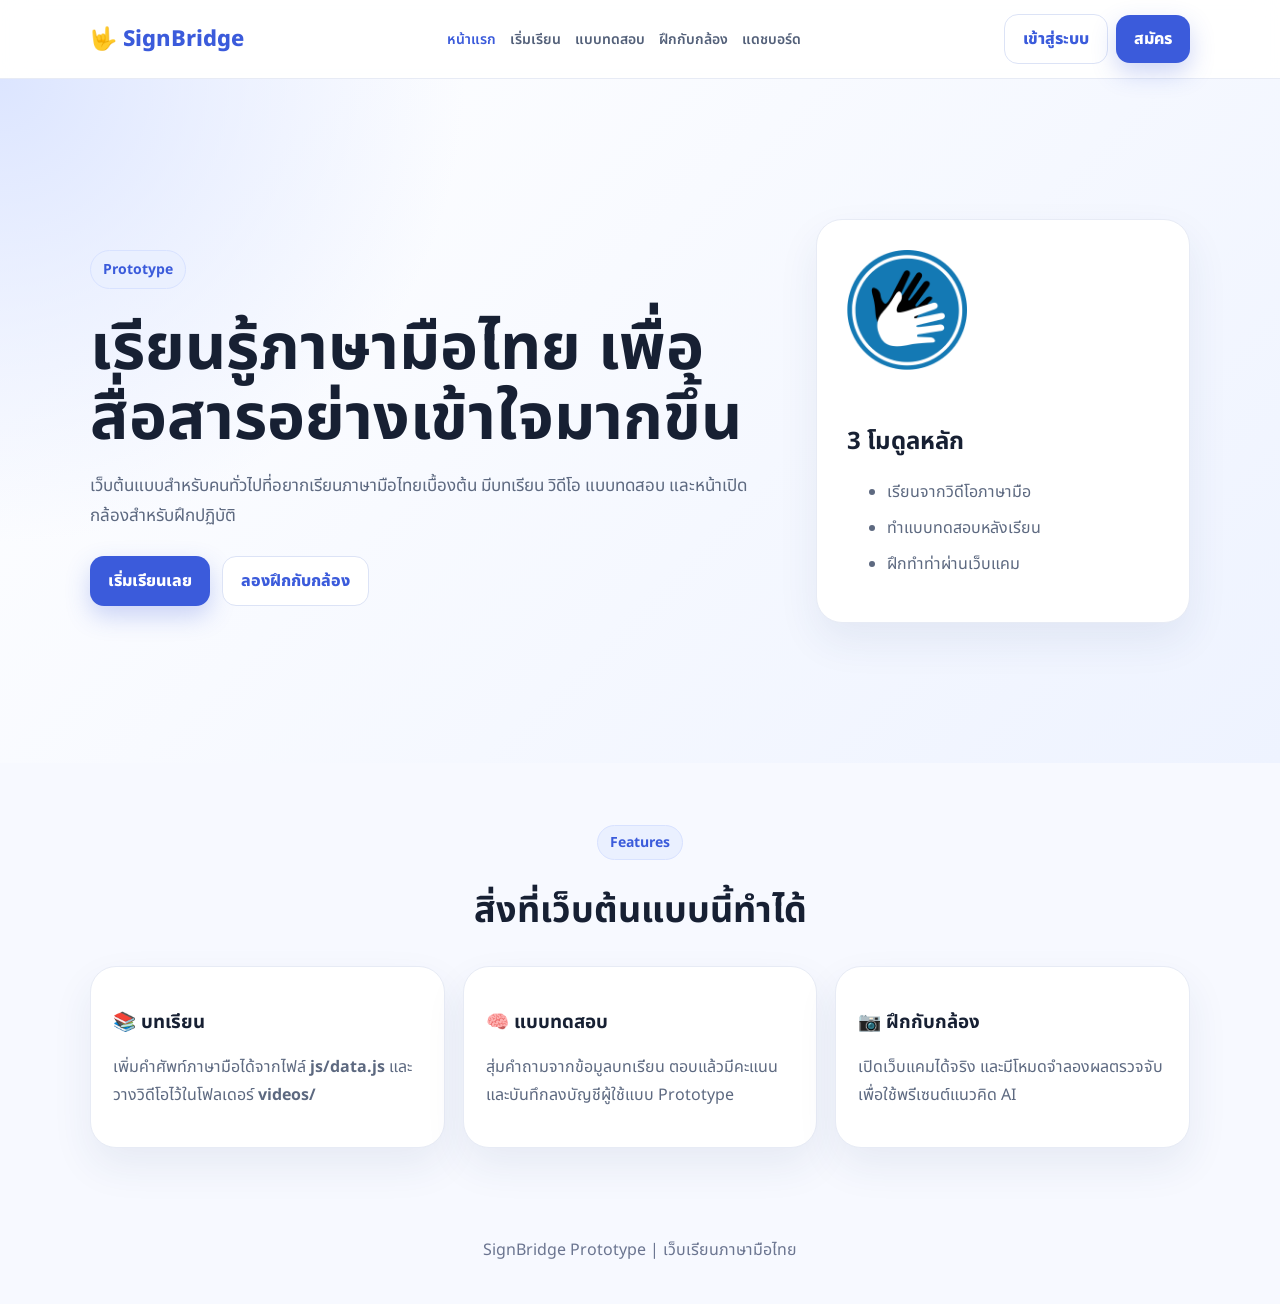
<file: sign-language-web-ai/index.html>
<!DOCTYPE html>
<html lang="th">
<head>
  <meta charset="UTF-8" />
  <meta name="viewport" content="width=device-width, initial-scale=1.0" />
  <title>sign for love</title>
  <link rel="stylesheet" href="css/style.css" />
</head>
<body>
  <header class="navbar">
    <a class="logo" href="index.html">🤟 SignBridge</a>
    <nav>
      <a href="index.html" class="active">หน้าแรก</a>
      <a href="learn.html">เริ่มเรียน</a>
      <a href="quiz.html">แบบทดสอบ</a>
      <a href="practice.html">ฝึกกับกล้อง</a>
      <a href="dashboard.html">แดชบอร์ด</a>
    </nav>
    <div class="nav-actions" id="navActions"></div>
  </header>

  <main>
    <section class="hero">
      <div class="hero-text">
        <p class="badge">Prototype</p>
        <h1>เรียนรู้ภาษามือไทย เพื่อสื่อสารอย่างเข้าใจมากขึ้น</h1>
        <p>เว็บต้นแบบสำหรับคนทั่วไปที่อยากเรียนภาษามือไทยเบื้องต้น มีบทเรียน วิดีโอ แบบทดสอบ และหน้าเปิดกล้องสำหรับฝึกปฏิบัติ</p>
        <div class="hero-buttons">
          <a class="btn primary" href="learn.html">เริ่มเรียนเลย</a>
          <a class="btn secondary" href="practice.html">ลองฝึกกับกล้อง</a>
        </div>
      </div>
      <div class="hero-card">
        <div class="hand-icon">
         <img src="images/logo1.png" alt="logo">
        </div>
        <h2>3 โมดูลหลัก</h2>
        <ul>
          <li>เรียนจากวิดีโอภาษามือ</li>
          <li>ทำแบบทดสอบหลังเรียน</li>
          <li>ฝึกทำท่าผ่านเว็บแคม</li>
        </ul>
      </div>
    </section>

    <section class="section">
      <div class="section-title">
        <p class="badge">Features</p>
        <h2>สิ่งที่เว็บต้นแบบนี้ทำได้</h2>
      </div>
      <div class="feature-grid">
        <article class="feature-card">
          <h3>📚 บทเรียน</h3>
          <p>เพิ่มคำศัพท์ภาษามือได้จากไฟล์ <b>js/data.js</b> และวางวิดีโอไว้ในโฟลเดอร์ <b>videos/</b></p>
        </article>
        <article class="feature-card">
          <h3>🧠 แบบทดสอบ</h3>
          <p>สุ่มคำถามจากข้อมูลบทเรียน ตอบแล้วมีคะแนน และบันทึกลงบัญชีผู้ใช้แบบ Prototype</p>
        </article>
        <article class="feature-card">
          <h3>📷 ฝึกกับกล้อง</h3>
          <p>เปิดเว็บแคมได้จริง และมีโหมดจำลองผลตรวจจับ เพื่อใช้พรีเซนต์แนวคิด AI</p>
        </article>
      </div>
    </section>
  </main>

  <footer class="footer">
    <p>SignBridge Prototype | เว็บเรียนภาษามือไทย</p>
  </footer>
<script src="js/streak.js">ไฟ</script>
  <script src="js/auth.js"></script>
  <script src="js/main.js"></script>
</body>
</html>
</file>
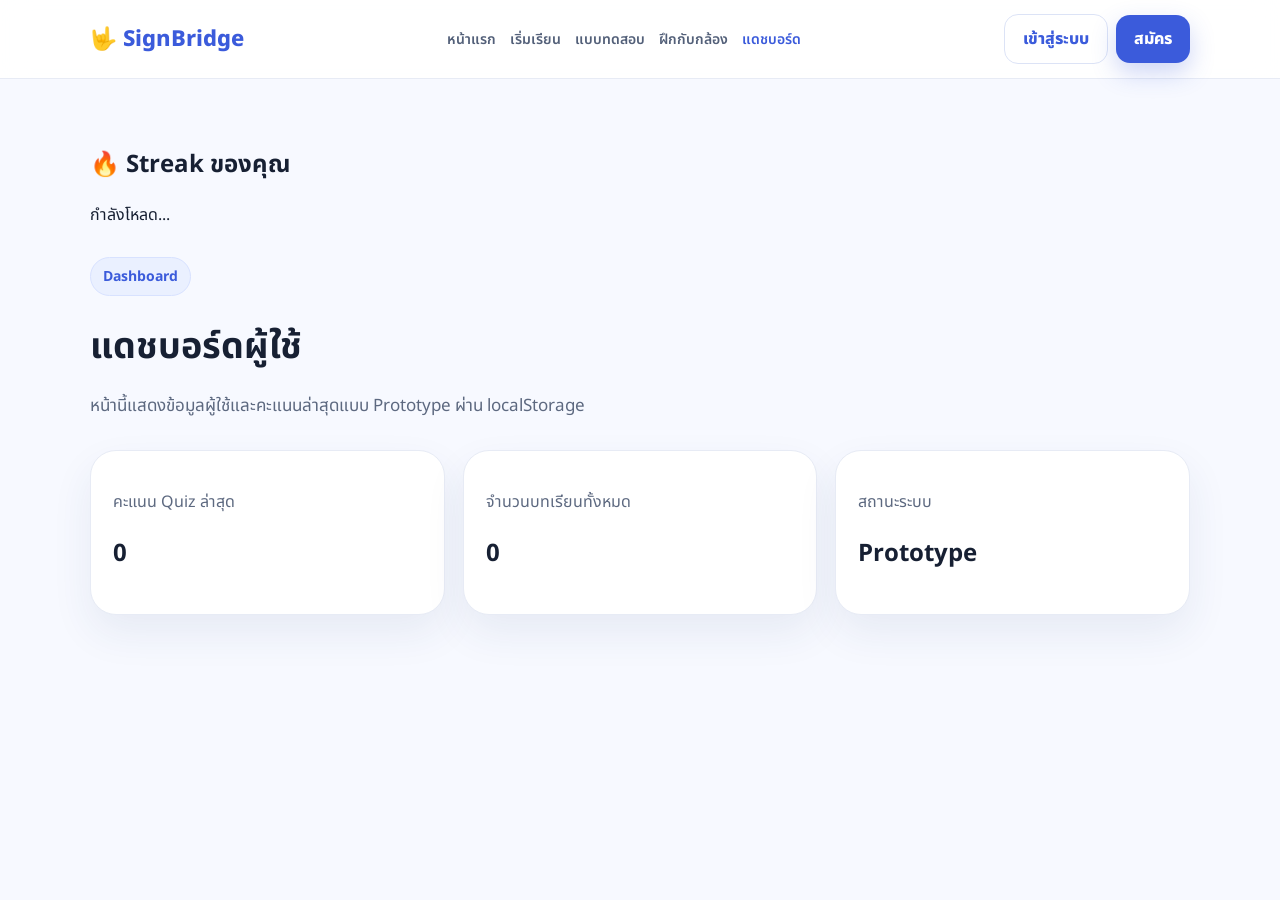
<file: sign-language-web-ai/dashboard.html>
<!DOCTYPE html>
<html lang="th">
<head>
  <meta charset="UTF-8" />
  <meta name="viewport" content="width=device-width, initial-scale=1.0" />
  <title>แดชบอร์ดผู้ใช้</title>
  <link rel="stylesheet" href="css/style.css" />
</head>
<body>
  <header class="navbar">
    <a class="logo" href="index.html">🤟 SignBridge</a>
    <nav>
      <a href="index.html">หน้าแรก</a>
      <a href="learn.html">เริ่มเรียน</a>
      <a href="quiz.html">แบบทดสอบ</a>
      <a href="practice.html">ฝึกกับกล้อง</a>
      <a href="dashboard.html" class="active">แดชบอร์ด</a>
    </nav>
    <div class="nav-actions" id="navActions"></div>
  </header>

  <main class="page">
    <h2>🔥 Streak ของคุณ</h2>
<p id="streakText">กำลังโหลด...</p>
    <section class="page-header">
      <p class="badge">Dashboard</p>
      <h1 id="welcomeText">แดชบอร์ดผู้ใช้</h1>
      <p>หน้านี้แสดงข้อมูลผู้ใช้และคะแนนล่าสุดแบบ Prototype ผ่าน localStorage</p>
    </section>
    <section class="stats-grid">
      <div class="stat-card"><p>คะแนน Quiz ล่าสุด</p><h2 id="lastScore">0</h2></div>
      <div class="stat-card"><p>จำนวนบทเรียนทั้งหมด</p><h2 id="lessonTotal">0</h2></div>
      <div class="stat-card"><p>สถานะระบบ</p><h2>Prototype</h2></div>
    </section>
  </main>

  <script src="js/data.js"></script>
  <script src="js/auth.js"></script>
  <script src="js/main.js"></script>
  <script src="js/dashboard.js"></script>
</body>
</html>
</file>
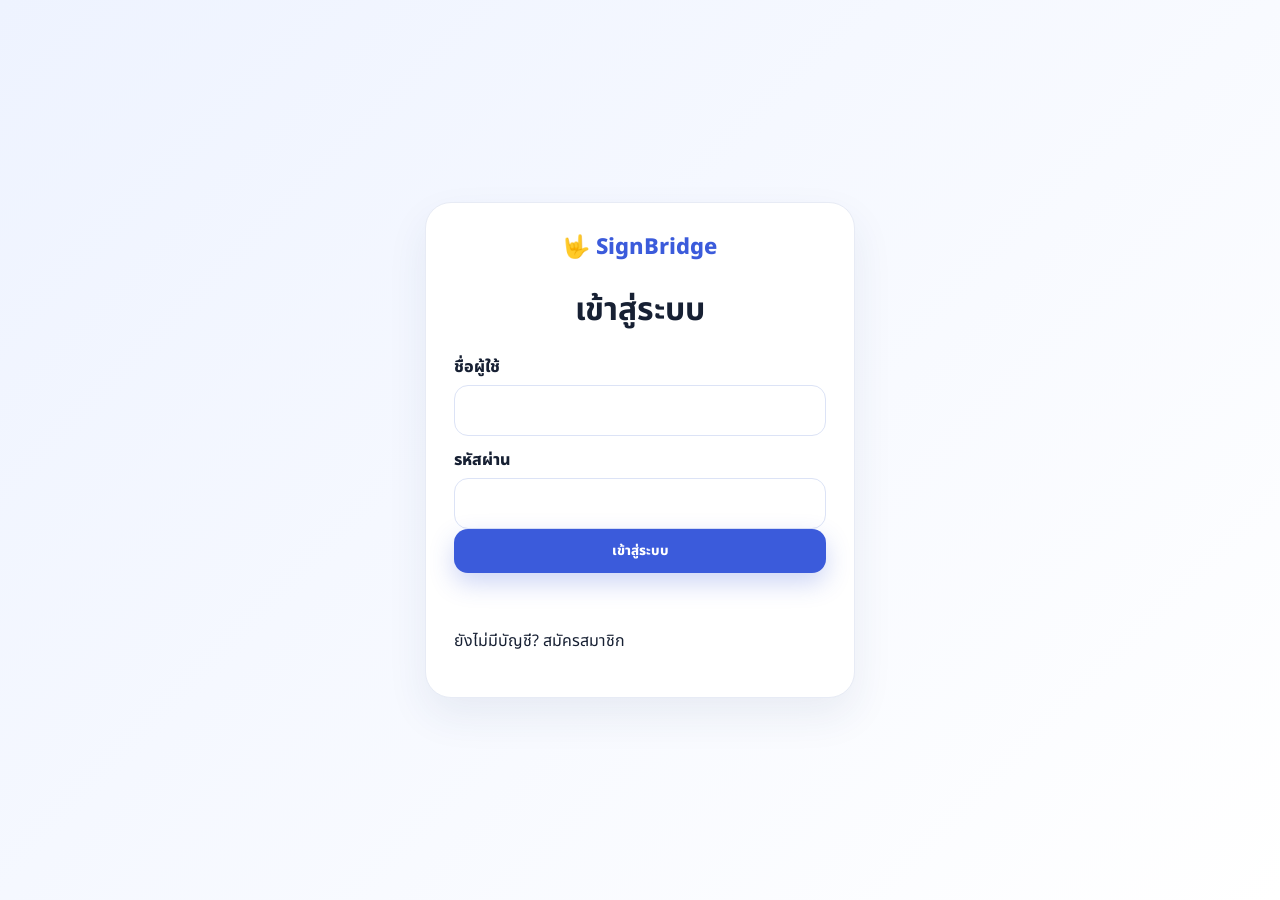
<file: sign-language-web-ai/login.html>
<!DOCTYPE html>
<html lang="th">
<head>
  <meta charset="UTF-8" />
  <meta name="viewport" content="width=device-width, initial-scale=1.0" />
  <title>เข้าสู่ระบบ | SignBridge</title>
  <link rel="stylesheet" href="css/style.css" />
</head>
<body>
  <main class="auth-page">
    <form id="loginForm" class="auth-card">
      <a class="logo center" href="index.html">🤟 SignBridge</a>
      <h1>เข้าสู่ระบบ</h1>
      <label>ชื่อผู้ใช้</label>
      <input id="loginUsername" type="text" required />
      <label>รหัสผ่าน</label>
      <input id="loginPassword" type="password" required />
      <button class="btn primary full" type="submit">เข้าสู่ระบบ</button>
      <p id="authMessage" class="feedback"></p>
      <p>ยังไม่มีบัญชี? <a href="register.html">สมัครสมาชิก</a></p>
    </form>
  </main>
  <script src="js/auth.js"></script>
</body>
</html>
</file>
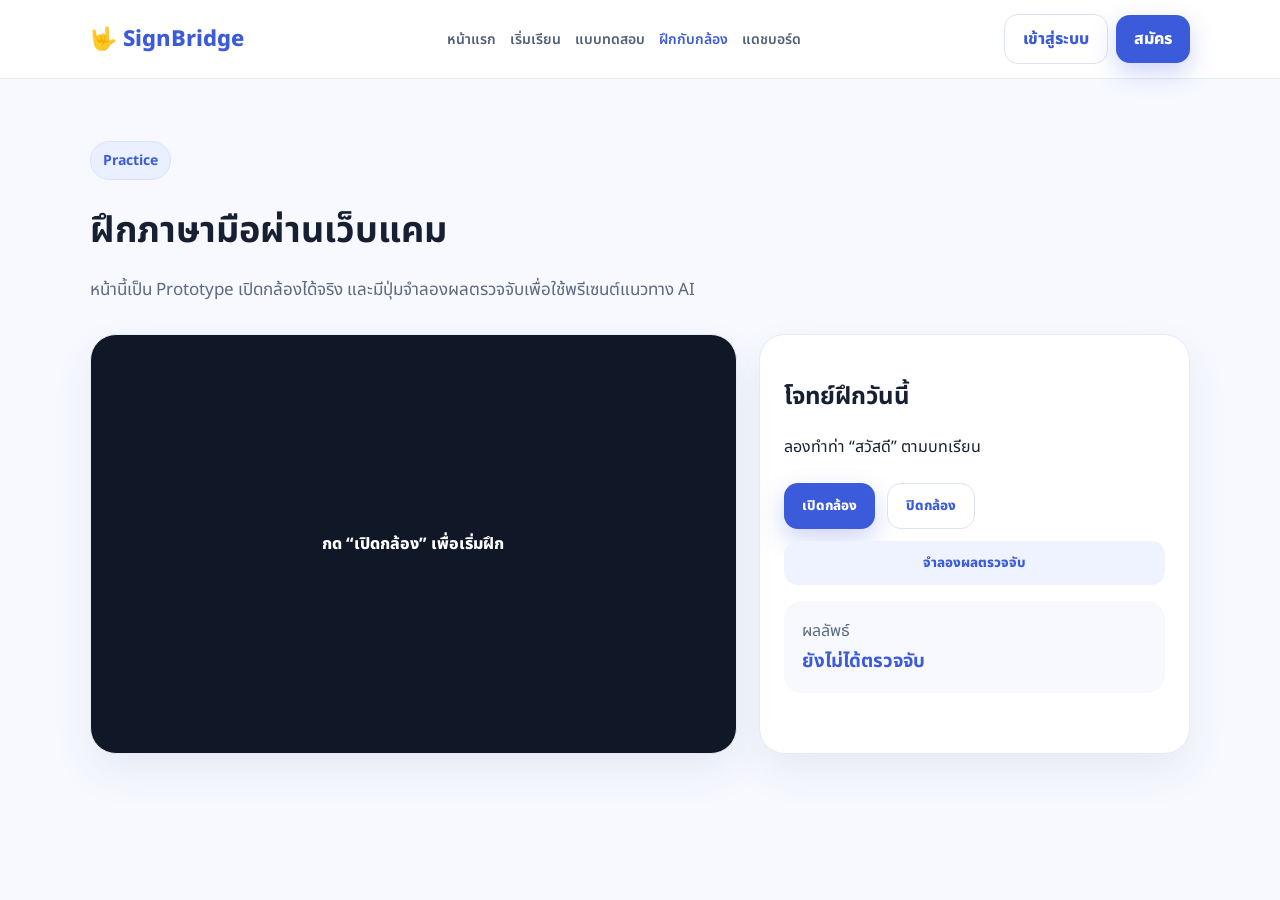
<file: sign-language-web-ai/practice.html>
<!DOCTYPE html>
<html lang="th">
<head>
  <meta charset="UTF-8" />
  <meta name="viewport" content="width=device-width, initial-scale=1.0" />
  <title>ฝึกกับกล้อง | SignBridge</title>
  <link rel="stylesheet" href="css/style.css" />
</head>
<body>
  <header class="navbar">
    <a class="logo" href="index.html">🤟 SignBridge</a>
    <nav>
      <a href="index.html">หน้าแรก</a>
      <a href="learn.html">เริ่มเรียน</a>
      <a href="quiz.html">แบบทดสอบ</a>
      <a href="practice.html" class="active">ฝึกกับกล้อง</a>
      <a href="dashboard.html">แดชบอร์ด</a>
    </nav>
    <div class="nav-actions" id="navActions"></div>
  </header>

  <main class="page">
    <section class="page-header">
      <p class="badge">Practice</p>
      <h1>ฝึกภาษามือผ่านเว็บแคม</h1>
      <p>หน้านี้เป็น Prototype เปิดกล้องได้จริง และมีปุ่มจำลองผลตรวจจับเพื่อใช้พรีเซนต์แนวทาง AI</p>
    </section>

    <section class="practice-layout">
      <div class="camera-card">
        <video id="camera" autoplay playsinline muted></video>
        <div id="cameraPlaceholder" class="camera-placeholder">กด “เปิดกล้อง” เพื่อเริ่มฝึก</div>
      </div>
      <div class="practice-panel">
        <h2>โจทย์ฝึกวันนี้</h2>
        <p id="practicePrompt">ลองทำท่า “สวัสดี” ตามบทเรียน</p>
        <div class="button-row">
          <button id="startCameraBtn" class="btn primary">เปิดกล้อง</button>
          <button id="stopCameraBtn" class="btn secondary">ปิดกล้อง</button>
        </div>
        <button id="mockDetectBtn" class="btn ghost">จำลองผลตรวจจับ</button>
        <div class="result-box">
          <p>ผลลัพธ์</p>
          <h3 id="detectResult">ยังไม่ได้ตรวจจับ</h3>
        </div>
      </div>
    </section>
  </main>

  <script src="js/auth.js"></script>
  <script src="js/main.js"></script>
  <script src="js/camera.js"></script>
</body>
</html>
</file>
<file: sign-language-web-ai/css/style.css>
@import url('https://fonts.googleapis.com/css2?family=Noto+Sans+Thai:wght@400;500;600;700;800&display=swap');

* { box-sizing: border-box; }
body {
  margin: 0;
  font-family: 'Noto Sans Thai', system-ui, sans-serif;
  color: #172033;
  background: #f7f9ff;
}
a { color: inherit; text-decoration: none; }

.navbar {
  position: sticky;
  top: 0;
  z-index: 10;
  display: flex;
  align-items: center;
  justify-content: space-between;
  gap: 16px;
  padding: 14px 7%;
  background: rgba(255,255,255,.9);
  backdrop-filter: blur(14px);
  border-bottom: 1px solid #e7ebf5;
}
.logo { font-size: 22px; font-weight: 800; color: #3b5bdb; }
.logo.center { display: block; text-align: center; margin-bottom: 10px; }
nav { display: flex; gap: 14px; flex-wrap: wrap; }
nav a { color: #536079; font-weight: 600; font-size: 14px; }
nav a.active, nav a:hover { color: #3b5bdb; }
.nav-actions { display: flex; gap: 8px; align-items: center; }

.hero {
  display: grid;
  grid-template-columns: 1.3fr .7fr;
  gap: 32px;
  align-items: center;
  padding: 80px 7%;
  min-height: 76vh;
  background: radial-gradient(circle at top left, #dce5ff, transparent 32%), linear-gradient(135deg, #ffffff, #eef3ff);
}
.hero h1 { font-size: clamp(36px, 6vw, 64px); line-height: 1.08; margin: 12px 0; }
.hero p, .page-header p { color: #5d6980; font-size: 17px; line-height: 1.8; }
.badge {
  display: inline-block;
  color: #3b5bdb !important;
  background: #eaf0ff;
  border: 1px solid #d8e2ff;
  padding: 6px 12px;
  border-radius: 999px;
  font-size: 14px !important;
  font-weight: 700;
}
.hero-buttons, .button-row { display: flex; gap: 12px; flex-wrap: wrap; margin-top: 24px; }
.btn {
  border: 0;
  cursor: pointer;
  padding: 12px 18px;
  border-radius: 14px;
  font-weight: 800;
  font-family: inherit;
  display: inline-flex;
  justify-content: center;
  align-items: center;
}
.btn.primary { background: #3b5bdb; color: white; box-shadow: 0 10px 24px rgba(59,91,219,.25); }
.btn.secondary { background: white; color: #3b5bdb; border: 1px solid #dce3f6; }
.btn.ghost { background: #eef3ff; color: #3b5bdb; width: 100%; margin-top: 12px; }
.btn.full { width: 100%; }

.hero-card, .feature-card, .lesson-card, .quiz-card, .camera-card, .practice-panel, .auth-card, .stat-card {
  background: white;
  border: 1px solid #e7ebf5;
  border-radius: 26px;
  box-shadow: 0 18px 40px rgba(40, 63, 120, .08);
}
.hero-card { padding: 30px; }
.hand-icon { font-size: 76px; }
.hero-card li { margin: 12px 0; color: #5d6980; }

.section, .page { padding: 48px 7%; }
.section-title { text-align: center; margin-bottom: 28px; }
.section-title h2, .page-header h1 { font-size: 36px; margin: 10px 0; }
.feature-grid, .lesson-grid, .stats-grid { display: grid; grid-template-columns: repeat(3, 1fr); gap: 18px; }
.feature-card, .lesson-card, .stat-card { padding: 22px; }
.feature-card p, .lesson-card p, .stat-card p { color: #5d6980; line-height: 1.7; }

.page-header { max-width: 820px; margin-bottom: 28px; }
.toolbar { display: flex; gap: 12px; margin-bottom: 22px; }
input, select {
  width: 100%;
  padding: 13px 14px;
  border-radius: 14px;
  border: 1px solid #dce3f6;
  font-family: inherit;
  font-size: 15px;
  outline: none;
}
select { max-width: 260px; }
.video-box {
  width: 100%;
  aspect-ratio: 16 / 9;
  border-radius: 18px;
  overflow: hidden;
  background: #eef3ff;
  display: grid;
  place-items: center;
}
.video-box video, .video-box iframe { width: 100%; height: 100%; object-fit: cover; border: 0; }
.lesson-card h3 { margin-bottom: 4px; }
.lesson-meta { display: flex; gap: 8px; flex-wrap: wrap; margin: 14px 0; }
.tag { background: #eef3ff; color: #3b5bdb; padding: 5px 10px; border-radius: 999px; font-size: 13px; font-weight: 700; }

.quiz-page { max-width: 920px; margin: auto; }
.quiz-card { padding: 26px; }
.quiz-top { display: flex; justify-content: space-between; color: #5d6980; font-weight: 800; }
.options-box { display: grid; gap: 10px; margin-top: 18px; }
.option-btn { background: #f7f9ff; border: 1px solid #dce3f6; padding: 14px; border-radius: 14px; cursor: pointer; font-weight: 700; text-align: left; }
.option-btn:hover { border-color: #3b5bdb; }
.feedback { min-height: 24px; font-weight: 800; }
.correct { color: #12b886; }
.wrong { color: #fa5252; }
.hidden { display: none; }

.practice-layout { display: grid; grid-template-columns: 1.2fr .8fr; gap: 22px; }
.camera-card { position: relative; overflow: hidden; min-height: 420px; display: grid; place-items: center; background: #101828; }
#camera { width: 100%; height: 100%; min-height: 420px; object-fit: cover; display: none; transform: scaleX(-1); }
.camera-placeholder { color: white; font-weight: 800; text-align: center; }
.practice-panel { padding: 24px; }
.result-box { background: #f7f9ff; border-radius: 18px; padding: 18px; margin-top: 16px; }
.result-box p { margin: 0; color: #5d6980; }
.result-box h3 { margin: 4px 0 0; color: #3b5bdb; }

.auth-page { min-height: 100vh; display: grid; place-items: center; padding: 20px; background: linear-gradient(135deg, #eef3ff, #ffffff); }
.auth-card { width: min(430px, 100%); padding: 28px; }
.auth-card h1 { text-align: center; }
.auth-card label { display: block; margin-top: 12px; font-weight: 800; }
.auth-card input { margin-top: 6px; }

.footer { text-align: center; color: #6b7590; padding: 26px; }

@media (max-width: 900px) {
  .hero, .practice-layout { grid-template-columns: 1fr; }
  .feature-grid, .lesson-grid, .stats-grid { grid-template-columns: 1fr; }
  .navbar { align-items: flex-start; flex-direction: column; }
  .toolbar { flex-direction: column; }
  select { max-width: none; }
}
.hand-icon img{
  width: 120px;
  height: auto;
}
</file>
